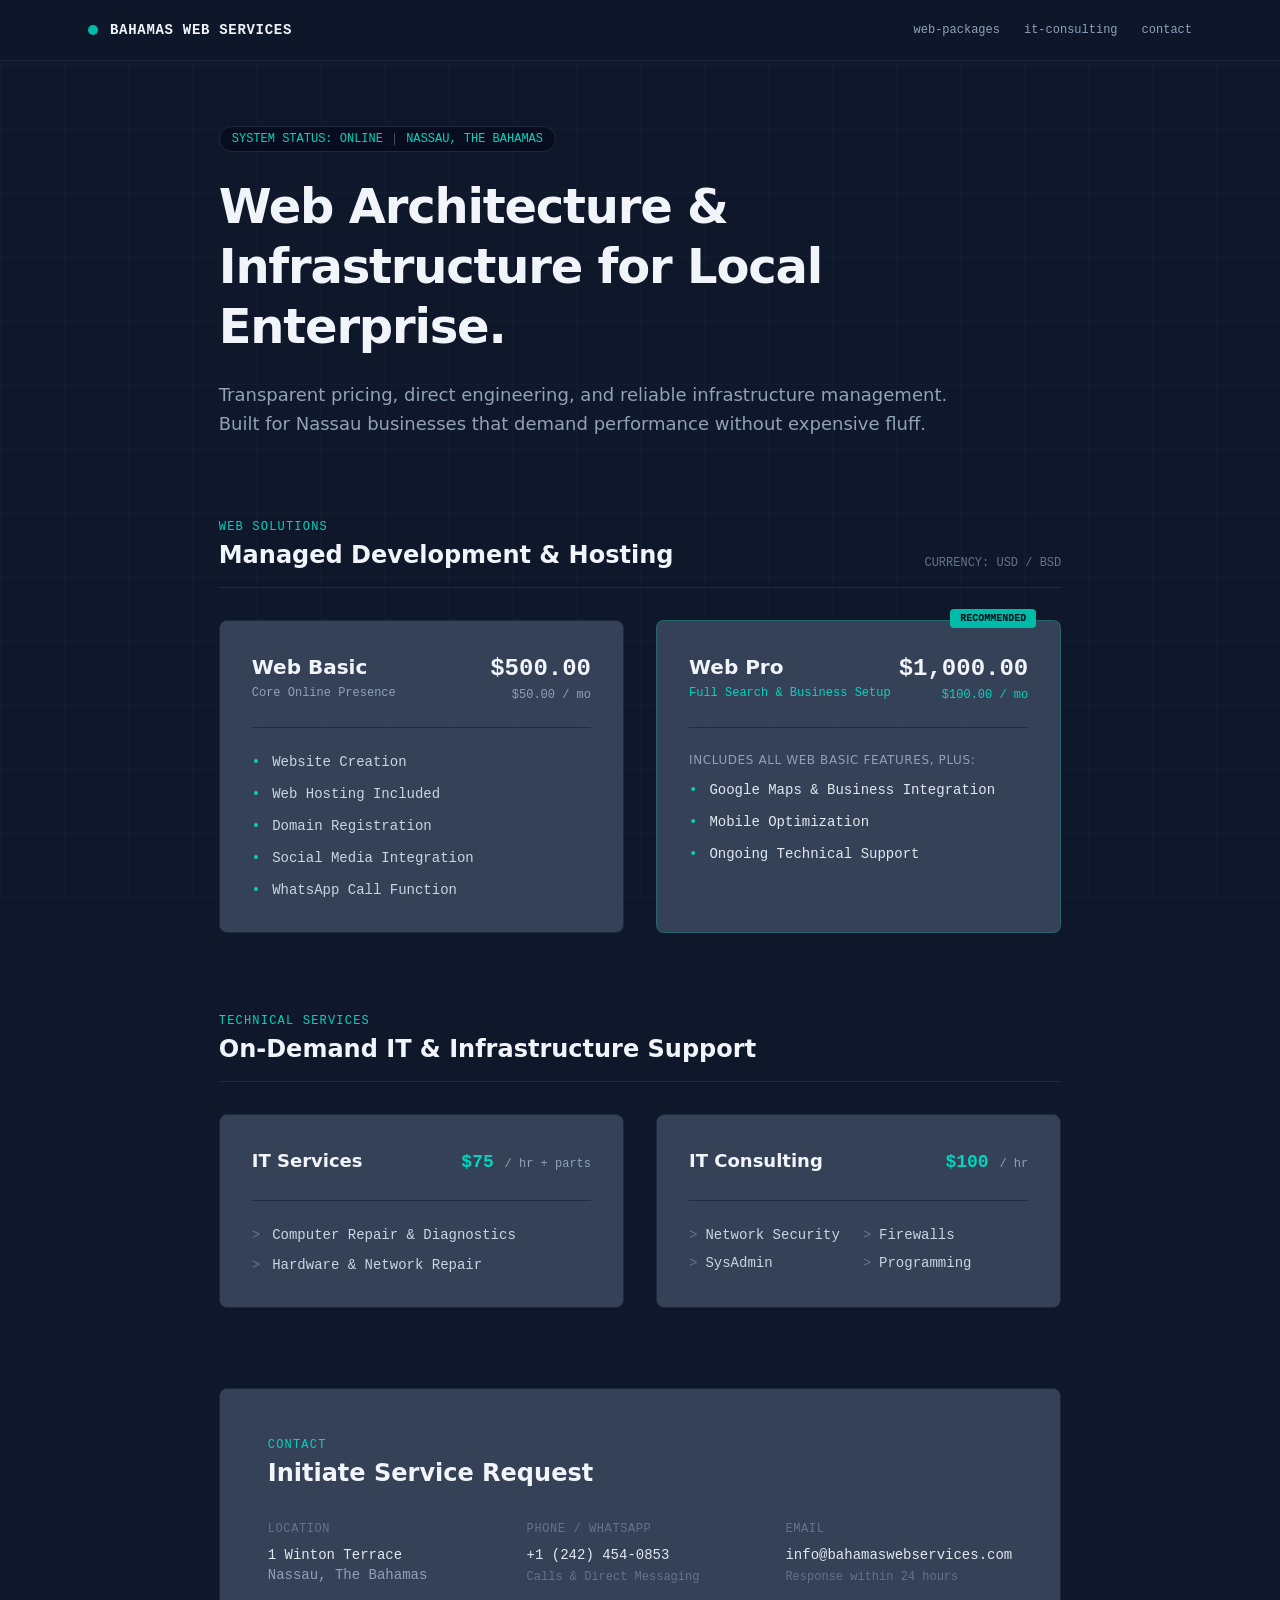
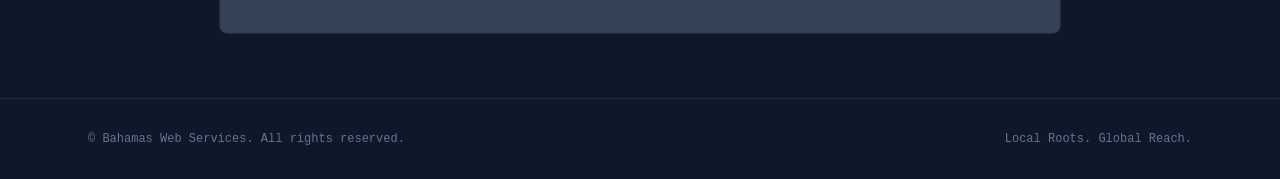
<file: index.html>
<!DOCTYPE html> 
<html lang="en"> 
    <head> 
        <meta charset="UTF-8"> 
        <meta name="viewport" content="width=device-width, initial-scale=1.0"> 
        <title>Bahamas Web Services | Web Architecture & IT Solutions</title>         
        <!-- Tailwind CSS CDN -->         
        <!-- Google Fonts: Inter & JetBrains Mono -->         
        <link rel="preconnect" href="https://fonts.googleapis.com"> 
        <link rel="preconnect" href="https://fonts.gstatic.com" crossorigin> 
        <link href="https://fonts.googleapis.com/css2?family=Inter:wght@300;400;500;600;700&family=JetBrains+Mono:wght@400;500;600&display=swap" rel="stylesheet"> 
        <script>
        tailwind.config = {
            theme: {
                extend: {
                    fontFamily: {
                        sans: ['Inter', 'sans-serif'],
                        mono: ['JetBrains Mono', 'monospace'],
                    }
                }
            }
        }
    </script>         
        <link href="tailwind.css" rel="stylesheet" type="text/css">
    </head>     
    <body class="antialiased bg-slate-900 flex flex-col font-sans justify-between min-h-screen selection:bg-slate-800 selection:text-teal-400 text-slate-200"> 
        <!---- Subtle Technical Background Grid -->         
        <div class="fixed inset-0 bg-[linear-gradient(to_right,#33415520_1px,transparent_1px),linear-gradient(to_bottom,#33415520_1px,transparent_1px)] bg-[size:4rem_4rem] pointer-events-none"></div>         
        <!-- Header / Navigation -->         
        <header class="relative z-10 border-b border-slate-800/80 bg-slate-900/90 backdrop-blur-md"> 
            <div class="max-w-6xl mx-auto px-6 py-5 flex flex-col sm:flex-row justify-between items-center gap-4"> 
                <div class="flex items-center space-x-3"> 
                    <span class="inline-block w-2.5 h-2.5 bg-teal-500 rounded-full animate-pulse"></span> 
                    <span class="font-mono text-sm tracking-wider uppercase font-semibold text-slate-100">Bahamas Web Services</span> 
                </div>                 
                <nav class="flex items-center space-x-6 text-xs font-mono text-slate-400"> 
                    <a href="#managed-web" class="hover:text-slate-100 transition-colors">web-packages</a> 
                    <a href="#it-services" class="hover:text-slate-100 transition-colors">it-consulting</a> 
                    <a href="#contact" class="hover:text-slate-100 transition-colors">contact</a> 
                </nav>                 
            </div>             
        </header>         
        <!-- Main Content Container -->         
        <main class="relative z-10 max-w-6xl mx-auto px-6 py-16 space-y-20 flex-grow"> 
            <!-- Hero Section -->             
            <section class="max-w-3xl space-y-6"> 
                <div class="inline-flex items-center space-x-2 px-3 py-1 rounded-full border border-slate-800 bg-slate-950/60 text-xs font-mono text-teal-400"> 
                    <span>SYSTEM STATUS: ONLINE</span> 
                    <span class="text-slate-600">&#124;</span> 
                    <span>NASSAU, THE BAHAMAS</span> 
                </div>                 
                <h1 class="text-4xl sm:text-5xl font-bold tracking-tight text-slate-100 leading-tight"> 
                Web Architecture & Infrastructure for Local Enterprise. </h1> 
                <p class="text-slate-400 text-lg leading-relaxed font-light">Transparent pricing, direct engineering, and reliable infrastructure management. Built for Nassau businesses that demand performance without expensive fluff.</p> 
            </section>             
            <!-- Web Development & Hosting Packages -->             
            <section id="managed-web" class="space-y-8"> 
                <div class="border-b border-slate-800 pb-4 flex justify-between items-end"> 
                    <div> 
                        <h2 class="text-xs font-mono text-teal-400 uppercase tracking-widest">Web Solutions</h2> 
                        <p class="text-2xl font-semibold text-slate-100 mt-1">Managed Development & Hosting</p> 
                    </div>                     
                    <span class="font-mono text-xs text-slate-500 hidden sm:block">CURRENCY: USD / BSD</span> 
                </div>                 
                <div class="grid md:grid-cols-2 gap-8"> 
                    <!-- Web Basic -->                     
                    <div class="bg-slate-600/70 border border-slate-800 flex flex-col justify-between p-8 rounded-lg transition-colors hover:border-slate-700"> 
                        <div class="space-y-6"> 
                            <div class="flex justify-between items-start"> 
                                <div> 
                                    <h3 class="text-xl font-bold text-slate-100">Web Basic</h3> 
                                    <p class="text-xs font-mono text-slate-400 mt-1">Core Online Presence</p> 
                                </div>                                 
                                <div class="text-right"> 
                                    <div class="font-mono text-2xl font-bold text-slate-100">$500.00</div>                                     
                                    <div class="font-mono text-xs text-slate-400 mt-0.5">$50.00 / mo</div>                                     
                                </div>                                 
                            </div>                             
                            <div class="h-px bg-slate-800/80 w-full"></div>                             
                            <ul class="space-y-3 text-sm text-slate-300 font-mono"> 
                                <li class="flex items-center space-x-3"> 
                                    <span class="text-teal-400">&bull;</span> 
                                    <span>Website Creation</span> 
                                </li>                                 
                                <li class="flex items-center space-x-3"> 
                                    <span class="text-teal-400">&bull;</span> 
                                    <span>Web Hosting Included</span> 
                                </li>                                 
                                <li class="flex items-center space-x-3"> 
                                    <span class="text-teal-400">&bull;</span> 
                                    <span>Domain Registration</span> 
                                </li>                                 
                                <li class="flex items-center space-x-3"> 
                                    <span class="text-teal-400">&bull;</span> 
                                    <span>Social Media Integration</span> 
                                </li>                                 
                                <li class="flex items-center space-x-3"> 
                                    <span class="text-teal-400">&bull;</span> 
                                    <span>WhatsApp Call Function</span> 
                                </li>                                 
                            </ul>                             
                        </div>                         
                    </div>                     
                    <!-- Web Pro -->                     
                    <div class="bg-slate-600/70 border border-teal-500/30 flex flex-col justify-between p-8 relative rounded-lg transition-colors hover:border-teal-500/50"> 
                        <div class="absolute -top-3 right-6 bg-teal-500 text-slate-950 text-[10px] font-mono font-bold uppercase px-2.5 py-0.5 rounded"> 
                            Recommended
</div>                         
                        <div class="space-y-6"> 
                            <div class="flex justify-between items-start"> 
                                <div> 
                                    <h3 class="text-xl font-bold text-slate-100">Web Pro</h3> 
                                    <p class="text-xs font-mono text-teal-400 mt-1">Full Search & Business Setup</p> 
                                </div>                                 
                                <div class="text-right"> 
                                    <div class="font-mono text-2xl font-bold text-slate-100">$1,000.00</div>                                     
                                    <div class="font-mono text-xs text-teal-400 mt-0.5">$100.00 / mo</div>                                     
                                </div>                                 
                            </div>                             
                            <div class="h-px bg-slate-800/80 w-full"></div>                             
                            <ul class="space-y-3 text-sm text-slate-200 font-mono"> 
                                <li class="flex items-center space-x-3 text-slate-400 font-sans text-xs uppercase tracking-wider"> 
                                    <span>Includes All Web Basic Features, plus:</span> 
                                </li>                                 
                                <li class="flex items-center space-x-3"> 
                                    <span class="text-teal-400">&bull;</span> 
                                    <span>Google Maps & Business Integration</span> 
                                </li>                                 
                                <li class="flex items-center space-x-3"> 
                                    <span class="text-teal-400">&bull;</span> 
                                    <span>Mobile Optimization</span> 
                                </li>                                 
                                <li class="flex items-center space-x-3"> 
                                    <span class="text-teal-400">&bull;</span> 
                                    <span>Ongoing Technical Support</span> 
                                </li>                                 
                            </ul>                             
                        </div>                         
                    </div>                     
                </div>                 
            </section>             
            <!-- On-Demand IT & Engineering Services -->             
            <section id="it-services" class="space-y-8"> 
                <div class="border-b border-slate-800 pb-4"> 
                    <h2 class="text-xs font-mono text-teal-400 uppercase tracking-widest">Technical Services</h2> 
                    <p class="text-2xl font-semibold text-slate-100 mt-1">On-Demand IT & Infrastructure Support</p> 
                </div>                 
                <div class="grid md:grid-cols-2 gap-8"> 
                    <!-- IT Services Card -->                     
                    <div class="bg-slate-600/70 border border-slate-800 p-8 rounded-lg space-y-6"> 
                        <div class="flex justify-between items-baseline"> 
                            <h3 class="text-lg font-semibold text-slate-100">IT Services</h3> 
                            <span class="font-mono text-lg font-bold text-teal-400">$75 <span class="text-xs text-slate-400 font-normal">/ hr + parts</span></span> 
                        </div>                         
                        <div class="h-px bg-slate-800/80 w-full"></div>                         
                        <ul class="space-y-2.5 text-sm text-slate-300 font-mono"> 
                            <li class="flex items-center space-x-3"> 
                                <span class="text-slate-500">></span> 
                                <span>Computer Repair & Diagnostics</span> 
                            </li>                             
                            <li class="flex items-center space-x-3"> 
                                <span class="text-slate-500">></span> 
                                <span>Hardware & Network Repair</span> 
                            </li>                             
                        </ul>                         
                    </div>                     
                    <!-- IT Consulting Card -->                     
                    <div class="bg-slate-600/70 border border-slate-800 p-8 rounded-lg space-y-6"> 
                        <div class="flex justify-between items-baseline"> 
                            <h3 class="text-lg font-semibold text-slate-100">IT Consulting</h3> 
                            <span class="font-mono text-lg font-bold text-teal-400">$100 <span class="text-xs text-slate-400 font-normal">/ hr</span></span> 
                        </div>                         
                        <div class="h-px bg-slate-800/80 w-full"></div>                         
                        <ul class="grid grid-cols-2 gap-2 text-sm text-slate-300 font-mono"> 
                            <li class="flex items-center space-x-2"> 
                                <span class="text-slate-500">></span> 
                                <span>Network Security</span> 
                            </li>                             
                            <li class="flex items-center space-x-2"> 
                                <span class="text-slate-500">></span> 
                                <span>Firewalls</span> 
                            </li>                             
                            <li class="flex items-center space-x-2"> 
                                <span class="text-slate-500">></span> 
                                <span>SysAdmin</span> 
                            </li>                             
                            <li class="flex items-center space-x-2"> 
                                <span class="text-slate-500">></span> 
                                <span>Programming</span> 
                            </li>                             
                        </ul>                         
                    </div>                     
                </div>                 
            </section>             
            <!-- Contact / Direct Inquiry -->             
            <section id="contact" class="bg-slate-600/70 border border-slate-800 p-8 rounded-lg space-y-8 sm:p-12"> 
                <div> 
                    <h2 class="text-xs font-mono text-teal-400 uppercase tracking-widest">Contact</h2> 
                    <p class="text-2xl font-semibold text-slate-100 mt-1">Initiate Service Request</p> 
                </div>                 
                <div class="grid md:grid-cols-3 gap-8 font-mono text-sm"> 
                    <div> 
                        <div class="text-xs text-slate-500 uppercase tracking-wider mb-2">Location</div>                         
                        <div class="text-slate-200">1 Winton Terrace</div>                         
                        <div class="text-slate-400">Nassau, The Bahamas</div>                         
                    </div>                     
                    <div> 
                        <div class="text-xs text-slate-500 uppercase tracking-wider mb-2">Phone / WhatsApp</div>                         
                        <div>
                            <a href="tel:+12424540853" class="text-slate-200 hover:text-teal-400 transition-colors">+1 (242) 454-0853</a>
                        </div>                         
                        <div class="text-slate-500 text-xs mt-1">Calls & Direct Messaging</div>                         
                    </div>                     
                    <div> 
                        <div class="text-xs text-slate-500 uppercase tracking-wider mb-2">Email</div>                         
                        <div>
                            <a href="mailto:info@bahamaswebservices.com" class="text-slate-200 hover:text-teal-400 transition-colors">info@bahamaswebservices.com</a>
                        </div>                         
                        <div class="text-slate-500 text-xs mt-1">Response within 24 hours</div>                         
                    </div>                     
                </div>                 
            </section>             
        </main>         
        <!-- Footer -->         
        <footer class="relative z-10 border-t border-slate-800 bg-slate-900 py-8"> 
            <div class="max-w-6xl mx-auto px-6 flex flex-col sm:flex-row justify-between items-center gap-4 text-xs font-mono text-slate-500"> 
                <div>&copy; Bahamas Web Services. All rights reserved.</div>                 
                <div>Local Roots. Global Reach.</div>                 
            </div>             
        </footer>         
    </body>     
</html>
</file>
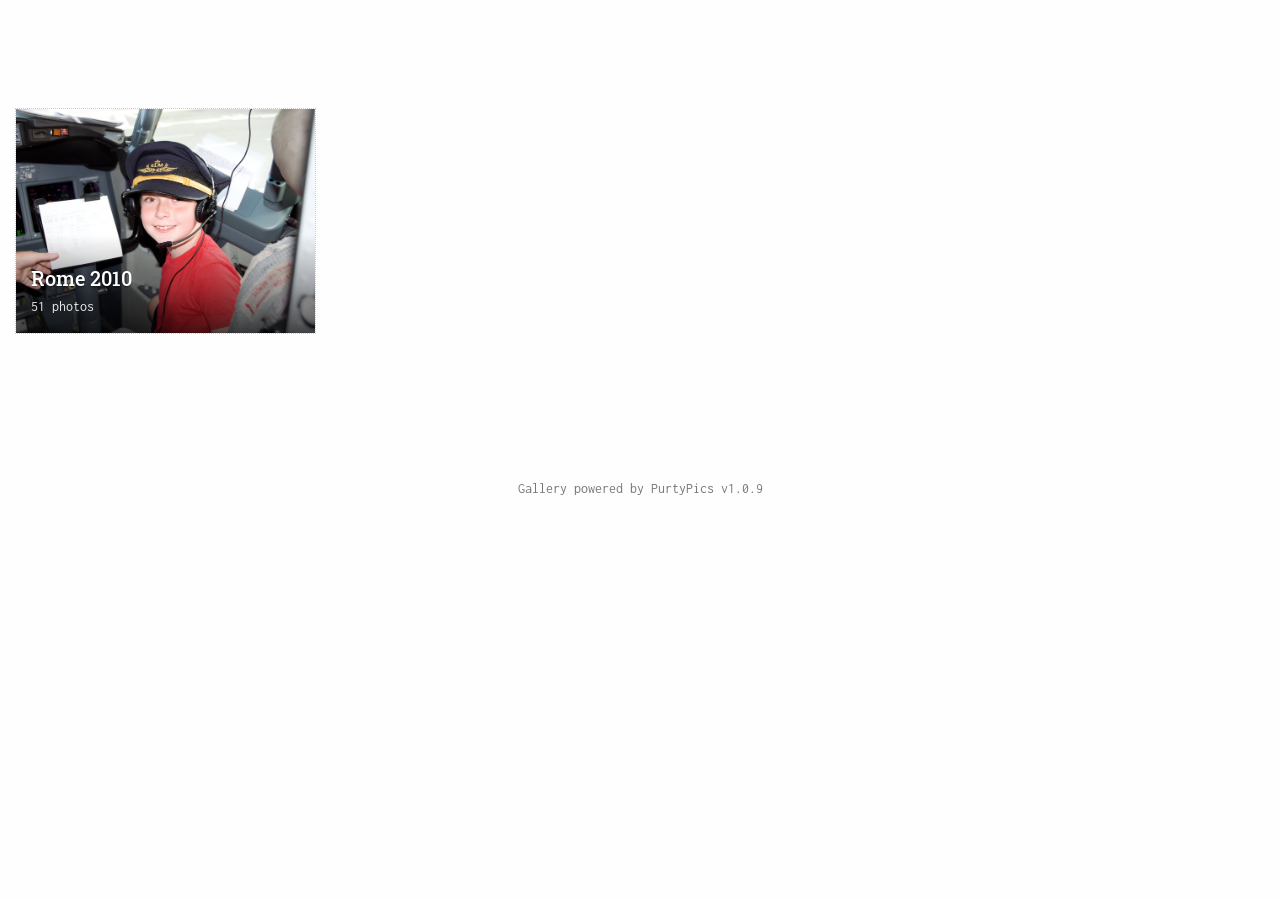
<file: gallery/index.html>
<!DOCTYPE html>
<html lang="en">
<head>
    <meta charset="UTF-8">
    <meta name="viewport" content="width=device-width, initial-scale=1.0">
    <title></title>
    <meta name="description" content="">
    <link rel="stylesheet" href="./css/gallery.css">
    <link rel="stylesheet" href="./css/custom.css">
</head>
<body>
    <div class="gallery-container">
        <header class="gallery-header">
    <h1 class="gallery-title"></h1>
    
</header>

<div class="masonry-grid" id="albums-grid">
    <div class="grid-sizer"></div>
    
    <div class="grid-item album-card" data-album-id="Rome 2010">
        <a href="Rome%202010/" class="album-link">
            <div class="album-cover">
                
                
                
                
                
                
                <img src="./static/thumbs/Rome%202010/Rome1_medium.jpg"
                     alt="Rome1"
                     loading="lazy"
                     onerror="this.style.display='none'; this.parentElement.classList.add('no-image');">
                
                
                
                <div class="album-info-overlay">
                    <h2 class="album-title">Rome 2010</h2>
                    <div class="album-count">51 photos</div>
                </div>
            </div>
        </a>
    </div>
    
</div>
    </div>
    
    <footer class="gallery-footer">
        <p>Gallery powered by <a href="https://github.com/chrissnell/purtypics" target="_blank">PurtyPics v1.0.9</a></p>
    </footer>
    
    
    
    <script src="./js/masonry.pkgd.min.js"></script>
    <script src="./js/imagesloaded.pkgd.min.js"></script>
    <script src="./js/gallery.js"></script>
</body>
</html>
</file>
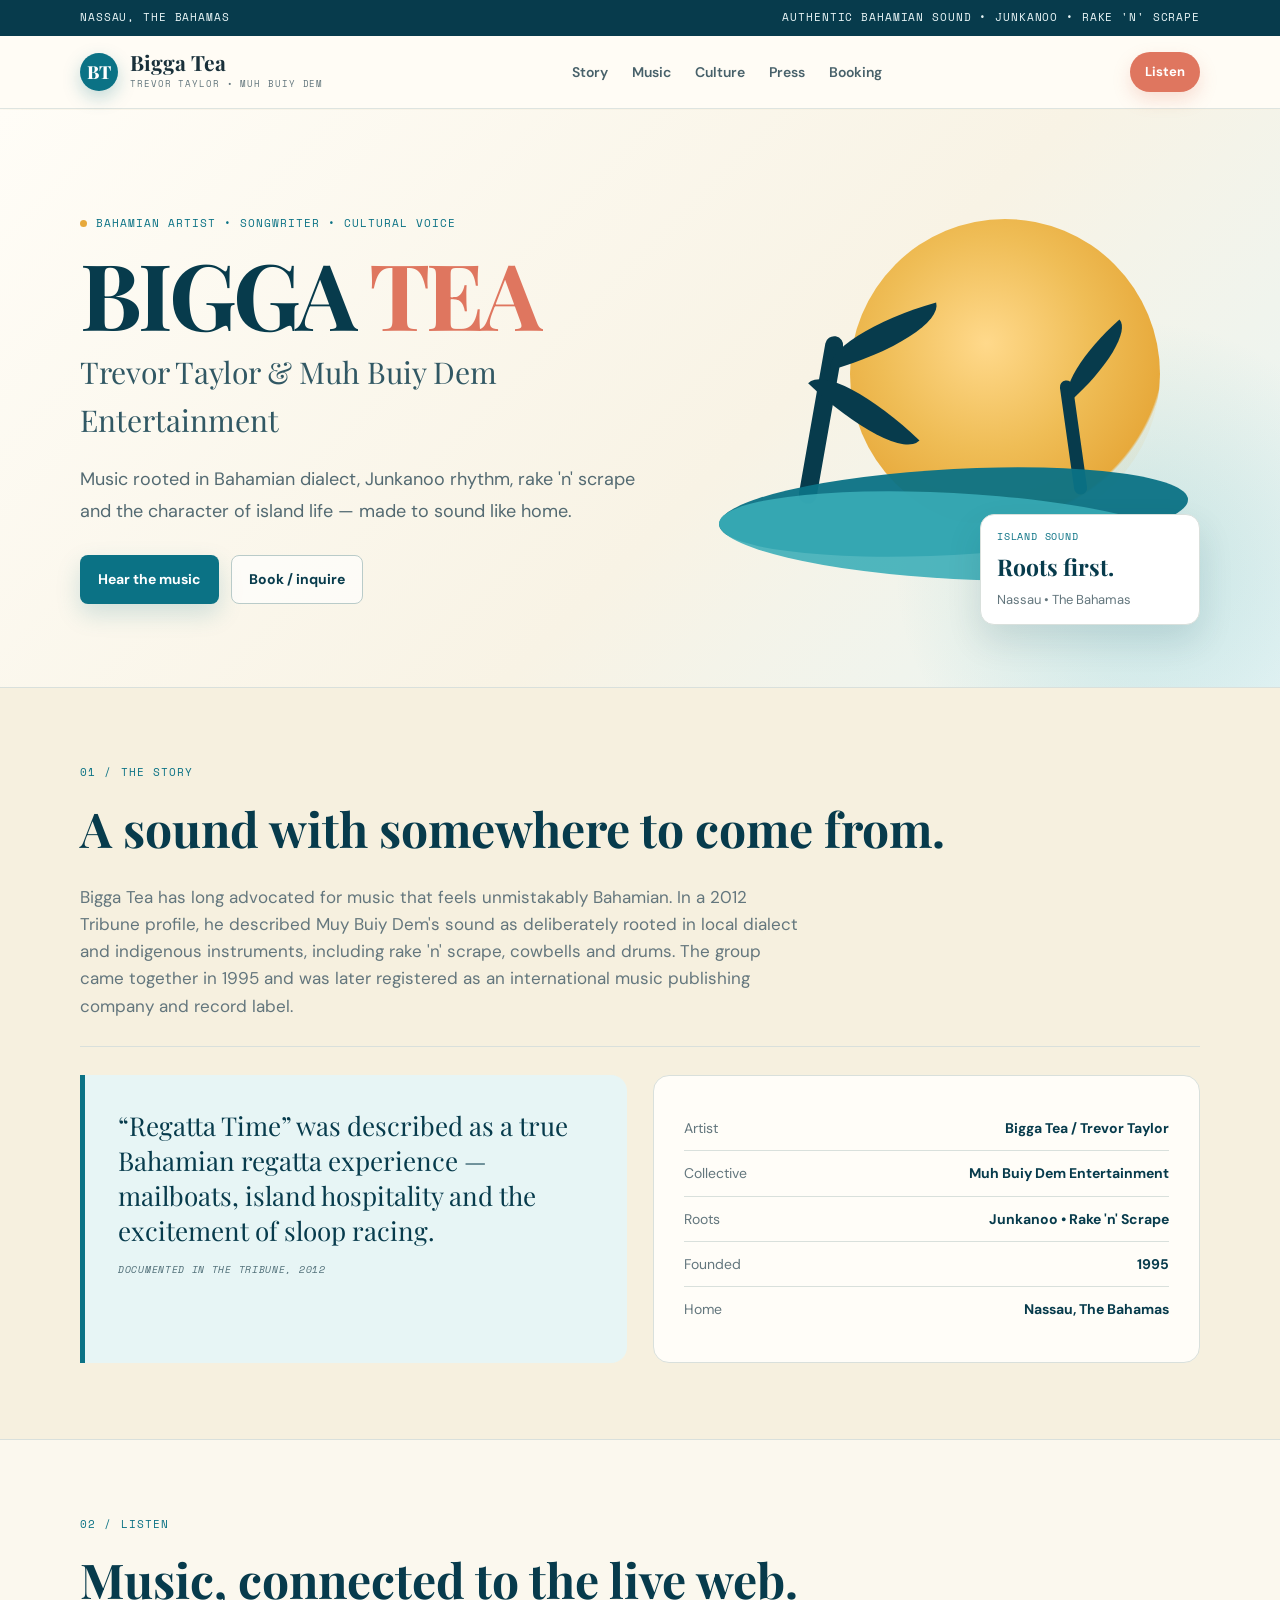
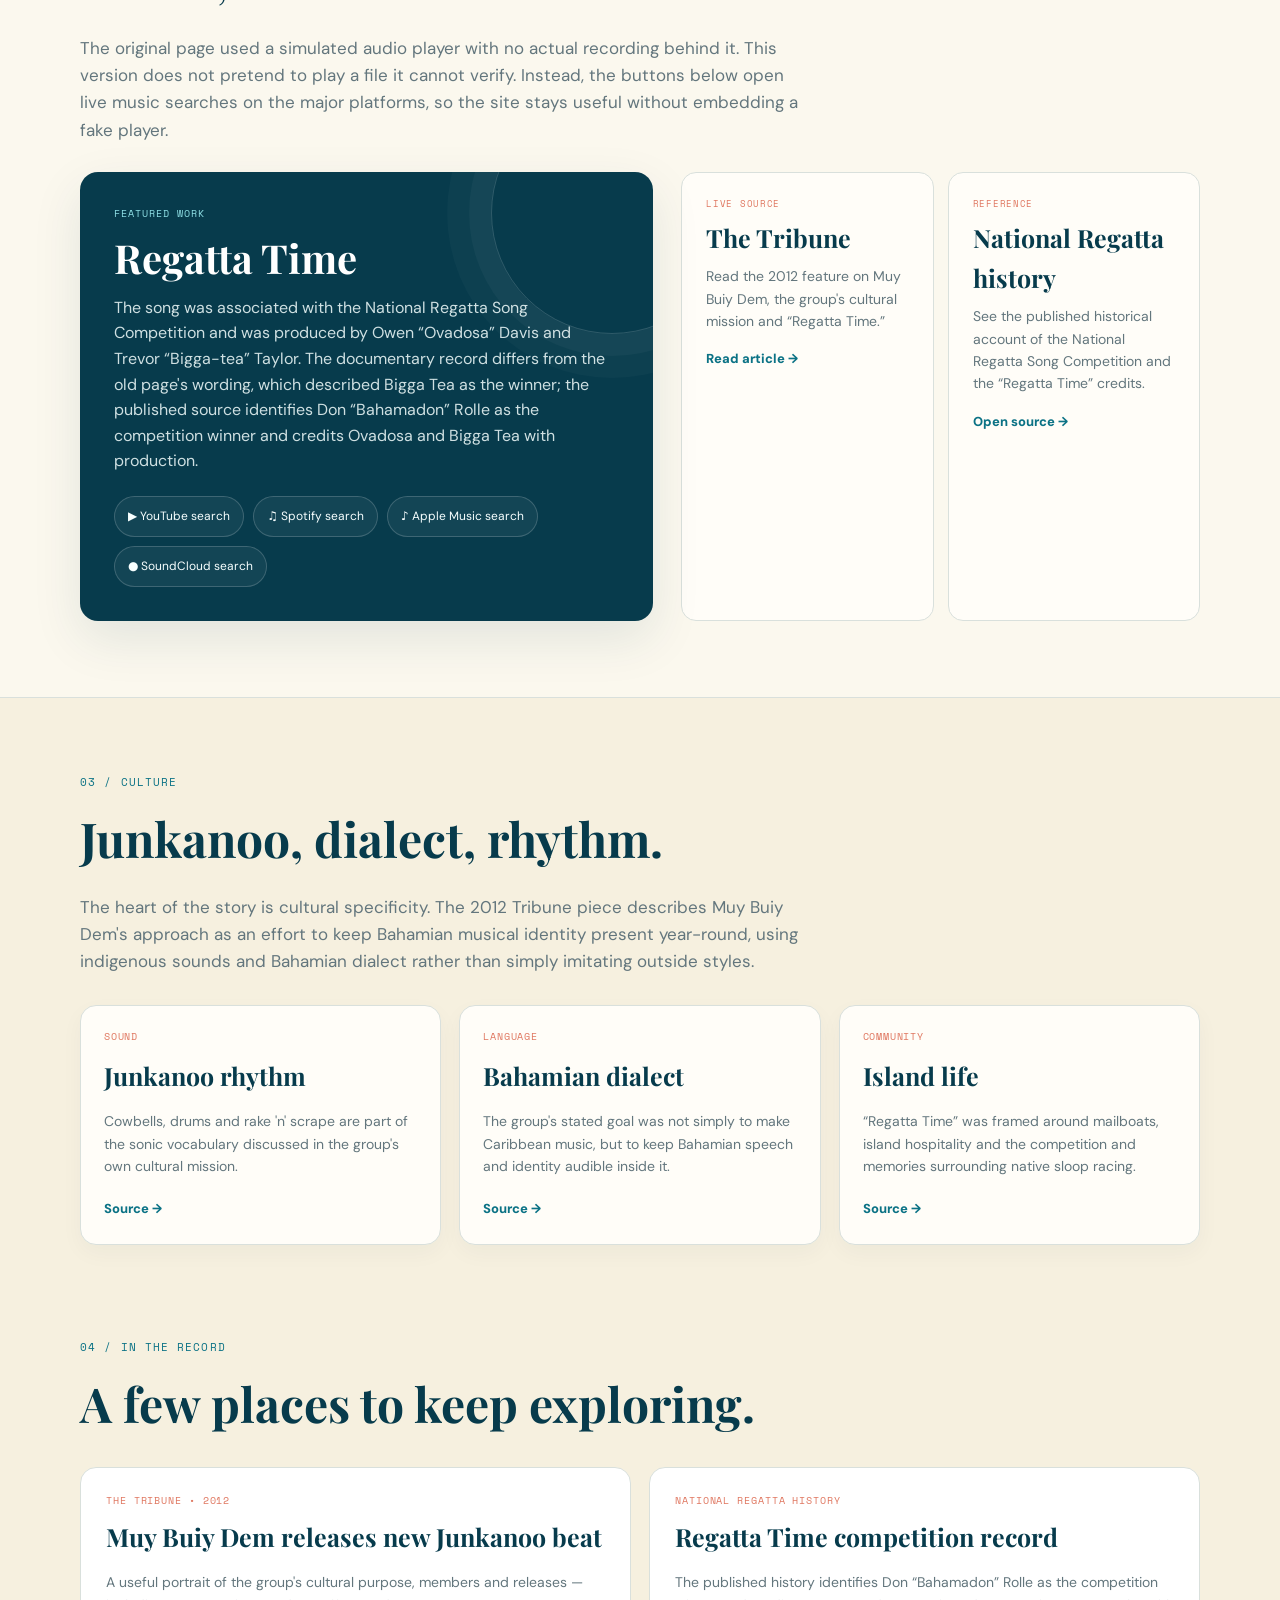
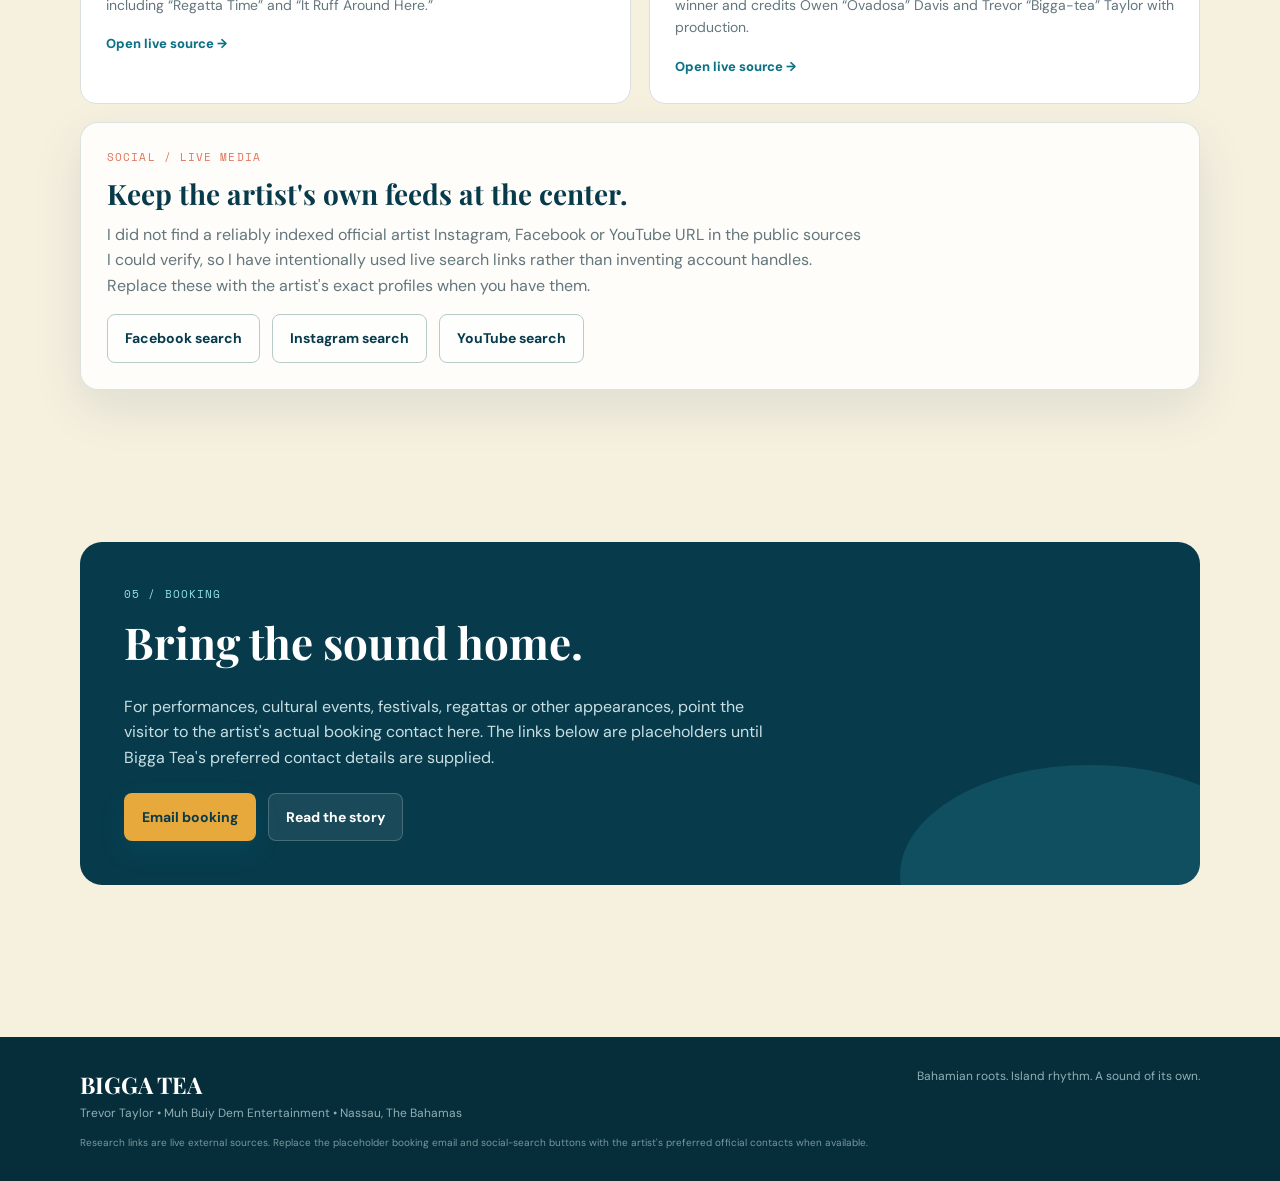
<file: bt.html>
<!DOCTYPE html>
<html lang="en">
<head>
<meta charset="utf-8">
<meta name="viewport" content="width=device-width, initial-scale=1">
<meta name="description" content="Bigga Tea — Bahamian music, Junkanoo, rake 'n' scrape and Muh Buiy Dem Entertainment.">
<title>Bigga Tea | Bahamian Roots. Nassau Sound.</title>
<link rel="preconnect" href="https://fonts.googleapis.com">
<link rel="preconnect" href="https://fonts.gstatic.com" crossorigin>
<link href="https://fonts.googleapis.com/css2?family=DM+Sans:wght@400;500;600;700&family=Playfair+Display:wght@600;700;800&family=Space+Mono:wght@400;700&display=swap" rel="stylesheet">
<style>
:root{
  --sea:#0b7285;
  --deep:#073b4c;
  --lagoon:#159aab;
  --sand:#f6f0df;
  --paper:#fffdf7;
  --coral:#df765f;
  --mango:#e7a93b;
  --ink:#19303a;
  --muted:#63767d;
  --line:#d9e0dc;
  --shadow:0 18px 50px rgba(7,59,76,.10);
}
*{box-sizing:border-box}
html{scroll-behavior:smooth}
body{margin:0;background:var(--sand);color:var(--ink);font-family:"DM Sans",system-ui,sans-serif;line-height:1.6}
a{color:inherit;text-decoration:none}
.container{width:min(1120px,calc(100% - 40px));margin:auto}
.topbar{background:var(--deep);color:#eaf6f7;font-family:"Space Mono",monospace;font-size:11px;letter-spacing:.08em;text-transform:uppercase}
.topbar .container{display:flex;justify-content:space-between;gap:16px;padding:9px 0}
nav{position:sticky;top:0;z-index:20;background:rgba(255,253,247,.92);backdrop-filter:blur(12px);border-bottom:1px solid rgba(217,224,220,.85)}
.navin{display:flex;align-items:center;justify-content:space-between;padding:16px 0}
.brand{display:flex;align-items:center;gap:12px}
.brandmark{width:38px;height:38px;border-radius:50%;background:var(--sea);color:white;display:grid;place-items:center;font-family:"Playfair Display",serif;font-weight:800;font-size:18px;box-shadow:0 7px 18px rgba(11,114,133,.25)}
.brandtext strong{display:block;font-family:"Playfair Display",serif;font-size:21px;line-height:1}
.brandtext span{display:block;font-family:"Space Mono",monospace;font-size:9px;color:var(--muted);letter-spacing:.1em;text-transform:uppercase;margin-top:4px}
.navlinks{display:flex;gap:24px;color:#48616a;font-size:14px;font-weight:600}
.navlinks a:hover{color:var(--sea)}
.navcta{background:var(--coral);color:white;padding:10px 15px;border-radius:999px;font-weight:700;font-size:13px;box-shadow:0 8px 18px rgba(223,118,95,.22)}
.hero{position:relative;overflow:hidden;background:linear-gradient(135deg,#fffdf7 0%,#f8f3e5 58%,#e8f5f5 100%);border-bottom:1px solid var(--line)}
.hero::after{content:"";position:absolute;right:-120px;bottom:-140px;width:520px;height:520px;border-radius:50%;background:radial-gradient(circle,rgba(21,154,171,.18),transparent 67%);pointer-events:none}
.hero-grid{display:grid;grid-template-columns:1.05fr .95fr;gap:56px;align-items:center;padding:72px 0 56px;position:relative;z-index:1}
.kicker{display:inline-flex;align-items:center;gap:9px;color:var(--sea);font-family:"Space Mono",monospace;font-size:11px;text-transform:uppercase;letter-spacing:.09em}
.dot{width:7px;height:7px;background:var(--mango);border-radius:50%}
h1{font-family:"Playfair Display",serif;font-size:clamp(54px,8vw,92px);line-height:.94;margin:15px 0 12px;color:var(--deep);letter-spacing:-.04em}
.hero h1 em{color:var(--coral);font-style:normal}
.subtitle{font-size:clamp(20px,2.5vw,30px);color:#315864;font-family:"Playfair Display",serif;margin:0 0 20px}
.lead{font-size:18px;line-height:1.75;color:#536a72;max-width:620px}
.actions{display:flex;flex-wrap:wrap;gap:12px;margin-top:28px}
.btn{display:inline-flex;align-items:center;justify-content:center;padding:12px 17px;border-radius:8px;font-weight:700;font-size:14px;border:1px solid transparent}
.btn-primary{background:var(--sea);color:white;box-shadow:0 10px 24px rgba(11,114,133,.18)}
.btn-secondary{border-color:#b9cbc9;background:rgba(255,255,255,.65);color:var(--deep)}
.btn:hover{transform:translateY(-1px)}
.hero-art{position:relative;min-height:450px;display:grid;place-items:center}
.sun{position:absolute;width:310px;height:310px;border-radius:50%;background:radial-gradient(circle at 44% 40%,#ffd98b 0%,#efbd56 42%,#e7a93b 70%,rgba(231,169,59,.08) 71%);top:38px;right:40px}
.island{position:absolute;bottom:46px;left:24px;right:12px;height:170px}
.wave{position:absolute;left:0;right:0;height:86px;border-radius:50%;background:var(--sea);transform:skewY(-3deg)}
.wave.w1{bottom:30px;opacity:.95}
.wave.w2{bottom:6px;background:#39aeb8;opacity:.88;transform:skewY(3deg)}
.palm{position:absolute;left:20%;bottom:80px;width:18px;height:170px;background:var(--deep);border-radius:12px;transform:rotate(10deg)}
.palm:before,.palm:after{content:"";position:absolute;width:120px;height:36px;background:var(--deep);border-radius:120% 0 120% 0;transform-origin:0 50%}
.palm:before{top:0;left:2px;transform:rotate(-26deg)}
.palm:after{top:18px;left:0;transform:rotate(34deg)}
.palm2{position:absolute;right:23%;bottom:90px;width:13px;height:115px;background:var(--deep);border-radius:10px;transform:rotate(-8deg)}
.palm2:before{content:"";position:absolute;top:-4px;left:0;width:92px;height:28px;background:var(--deep);border-radius:120% 0 120% 0;transform-origin:0 50%;transform:rotate(-34deg)}
.card{background:rgba(255,255,255,.82);border:1px solid rgba(217,224,220,.9);border-radius:18px;box-shadow:var(--shadow)}
.island-note{position:absolute;bottom:6px;right:0;background:white;border:1px solid var(--line);border-radius:14px;padding:14px 16px;width:220px;box-shadow:0 16px 35px rgba(7,59,76,.12)}
.island-note .mono{font-family:"Space Mono",monospace;font-size:10px;letter-spacing:.08em;text-transform:uppercase;color:var(--sea)}
.island-note strong{display:block;font-family:"Playfair Display",serif;font-size:23px;color:var(--deep);margin-top:4px}
section{padding:76px 0}
.section-kicker{font-family:"Space Mono",monospace;color:var(--sea);font-size:11px;text-transform:uppercase;letter-spacing:.10em}
.section-title{font-family:"Playfair Display",serif;font-size:clamp(32px,4vw,48px);color:var(--deep);margin:8px 0 14px}
.section-copy{color:var(--muted);max-width:720px;font-size:17px}
.rule{height:1px;background:var(--line);margin:26px 0 0}
.feature{display:grid;grid-template-columns:1.05fr .95fr;gap:28px;align-items:stretch}
.feature-main{padding:34px;background:var(--deep);color:white;border-radius:18px;position:relative;overflow:hidden;box-shadow:var(--shadow)}
.feature-main:after{content:"";position:absolute;width:240px;height:240px;right:-80px;top:-80px;border-radius:50%;border:1px solid rgba(255,255,255,.16);box-shadow:0 0 0 22px rgba(255,255,255,.03),0 0 0 44px rgba(255,255,255,.025)}
.feature-tag{font-family:"Space Mono",monospace;font-size:10px;letter-spacing:.1em;text-transform:uppercase;color:#8fe0e6}
.feature-main h3{font-family:"Playfair Display",serif;font-size:40px;line-height:1.05;margin:15px 0 10px;max-width:490px}
.feature-main p{color:#cfe0e2;max-width:590px;font-size:16px}
.platforms{display:flex;flex-wrap:wrap;gap:9px;margin-top:22px}
.platform{padding:10px 13px;border:1px solid rgba(255,255,255,.18);border-radius:999px;font-size:12px;color:#f7ffff;background:rgba(255,255,255,.05)}
.platform:hover{background:rgba(255,255,255,.12)}
.live-links{display:grid;grid-template-columns:1fr 1fr;gap:14px}
.live-card{padding:24px;background:#fffdf8;border:1px solid var(--line);border-radius:15px}
.live-card .ey{font-family:"Space Mono",monospace;font-size:9px;color:var(--coral);letter-spacing:.08em;text-transform:uppercase}
.live-card h4{font-family:"Playfair Display",serif;font-size:25px;margin:7px 0;color:var(--deep)}
.live-card p{color:var(--muted);font-size:14px;margin:0 0 13px}
.textlink{color:var(--sea);font-weight:800;font-size:13px}
.two{display:grid;grid-template-columns:1fr 1fr;gap:26px}
.pullquote{padding:33px;background:#e7f5f5;border-left:5px solid var(--sea);border-radius:0 16px 16px 0}
.pullquote blockquote{font-family:"Playfair Display",serif;font-size:26px;line-height:1.35;color:var(--deep);margin:0}
.pullquote cite{display:block;margin-top:14px;font-family:"Space Mono",monospace;font-size:10px;color:#53717a;text-transform:uppercase;letter-spacing:.07em}
.facts{padding:30px;background:#fffdf8;border:1px solid var(--line);border-radius:16px}
.fact{display:flex;justify-content:space-between;gap:20px;padding:11px 0;border-bottom:1px solid var(--line);font-size:14px}.fact:last-child{border-bottom:0}.fact span:first-child{color:var(--muted)}.fact span:last-child{font-weight:700;color:var(--deep);text-align:right}
.releases{display:grid;grid-template-columns:repeat(3,1fr);gap:18px}
.release{padding:23px;background:#fffdf8;border:1px solid var(--line);border-radius:16px;box-shadow:0 8px 22px rgba(7,59,76,.04)}
.release .num{font-family:"Space Mono",monospace;color:var(--coral);font-size:10px;text-transform:uppercase;letter-spacing:.08em}
.release h4{font-family:"Playfair Display",serif;color:var(--deep);font-size:25px;margin:11px 0 8px}
.release p{font-size:14px;color:var(--muted);min-height:62px}
.release a{display:inline-flex;margin-top:8px}
.press-grid{display:grid;grid-template-columns:repeat(2,1fr);gap:18px}
.press{padding:25px;background:white;border:1px solid var(--line);border-radius:16px}
.press .source{font-family:"Space Mono",monospace;color:var(--coral);font-size:10px;text-transform:uppercase;letter-spacing:.09em}
.press h4{font-family:"Playfair Display",serif;color:var(--deep);font-size:25px;margin:8px 0}
.press p{font-size:14px;color:var(--muted)}
.booking{background:var(--deep);color:white;border-radius:22px;padding:44px;position:relative;overflow:hidden}.booking:after{content:"";position:absolute;inset:auto -80px -100px auto;width:380px;height:220px;border-radius:50%;background:rgba(57,174,184,.18)}
.booking h2{font-family:"Playfair Display",serif;font-size:44px;margin:4px 0 8px}.booking p{color:#c9dfe2;max-width:650px}.book-actions{display:flex;flex-wrap:wrap;gap:12px;margin-top:22px}.book-actions .btn-primary{background:var(--mango);color:var(--deep)}
footer{background:#062d3a;color:#c0d5d8;padding:30px 0;margin-top:76px}.footerin{display:flex;justify-content:space-between;gap:20px;align-items:flex-start}.footerin strong{font-family:"Playfair Display",serif;color:white;font-size:23px}.small{font-size:12px;color:#91b0b5;max-width:580px}.source-note{margin-top:12px;font-size:10px;color:#78999f}
@media(max-width:850px){.hero-grid,.feature,.two{grid-template-columns:1fr}.hero-art{min-height:370px}.navlinks{display:none}.releases{grid-template-columns:1fr}.press-grid{grid-template-columns:1fr}.footerin{flex-direction:column}.live-links{grid-template-columns:1fr}}
@media(max-width:600px){.container{width:min(100% - 28px,1120px)}.topbar .container{flex-direction:column;gap:2px}.hero-grid{padding-top:48px}.hero-art{min-height:310px}.sun{width:230px;height:230px;right:20px}.booking{padding:30px 24px}.booking h2{font-size:35px}}
</style>
</head>
<body>
<div class="topbar"><div class="container"><span>Nassau, The Bahamas</span><span>Authentic Bahamian Sound • Junkanoo • Rake 'n' Scrape</span></div></div>
<nav>
  <div class="container navin">
    <a class="brand" href="#top" aria-label="Bigga Tea home">
      <div class="brandmark">BT</div>
      <div class="brandtext"><strong>Bigga Tea</strong><span>Trevor Taylor • Muh Buiy Dem</span></div>
    </a>
    <div class="navlinks"><a href="#story">Story</a><a href="#music">Music</a><a href="#culture">Culture</a><a href="#press">Press</a><a href="#booking">Booking</a></div>
    <a class="navcta" href="#music">Listen</a>
  </div>
</nav>

<header class="hero" id="top">
  <div class="container hero-grid">
    <div>
      <div class="kicker"><span class="dot"></span> Bahamian artist • songwriter • cultural voice</div>
      <h1>BIGGA <em>TEA</em></h1>
      <p class="subtitle">Trevor Taylor &amp; Muh Buiy Dem Entertainment</p>
      <p class="lead">Music rooted in Bahamian dialect, Junkanoo rhythm, rake 'n' scrape and the character of island life — made to sound like home.</p>
      <div class="actions">
        <a class="btn btn-primary" href="#music">Hear the music</a>
        <a class="btn btn-secondary" href="#booking">Book / inquire</a>
      </div>
    </div>
    <div class="hero-art" aria-hidden="true">
      <div class="sun"></div>
      <div class="island"><div class="palm"></div><div class="palm2"></div><div class="wave w1"></div><div class="wave w2"></div></div>
      <div class="island-note"><div class="mono">Island sound</div><strong>Roots first.</strong><div style="font-size:13px;color:#63767d;margin-top:4px">Nassau • The Bahamas</div></div>
    </div>
  </div>
</header>

<main>
<section id="story">
  <div class="container">
    <div class="section-kicker">01 / The story</div>
    <h2 class="section-title">A sound with somewhere to come from.</h2>
    <p class="section-copy">Bigga Tea has long advocated for music that feels unmistakably Bahamian. In a 2012 Tribune profile, he described Muy Buiy Dem's sound as deliberately rooted in local dialect and indigenous instruments, including rake 'n' scrape, cowbells and drums. The group came together in 1995 and was later registered as an international music publishing company and record label.</p>
    <div class="rule"></div>
    <div class="two" style="margin-top:28px">
      <div class="pullquote"><blockquote>“Regatta Time” was described as a true Bahamian regatta experience — mailboats, island hospitality and the excitement of sloop racing.</blockquote><cite>Documented in The Tribune, 2012</cite></div>
      <div class="facts">
        <div class="fact"><span>Artist</span><span>Bigga Tea / Trevor Taylor</span></div>
        <div class="fact"><span>Collective</span><span>Muh Buiy Dem Entertainment</span></div>
        <div class="fact"><span>Roots</span><span>Junkanoo • Rake 'n' Scrape</span></div>
        <div class="fact"><span>Founded</span><span>1995</span></div>
        <div class="fact"><span>Home</span><span>Nassau, The Bahamas</span></div>
      </div>
    </div>
  </div>
</section>

<section id="music" style="background:#fbf8ee;border-top:1px solid var(--line);border-bottom:1px solid var(--line)">
  <div class="container">
    <div class="section-kicker">02 / Listen</div>
    <h2 class="section-title">Music, connected to the live web.</h2>
    <p class="section-copy">The original page used a simulated audio player with no actual recording behind it. This version does not pretend to play a file it cannot verify. Instead, the buttons below open live music searches on the major platforms, so the site stays useful without embedding a fake player.</p>
    <div class="feature" style="margin-top:28px">
      <div class="feature-main">
        <div class="feature-tag">Featured work</div>
        <h3>Regatta Time</h3>
        <p>The song was associated with the National Regatta Song Competition and was produced by Owen “Ovadosa” Davis and Trevor “Bigga-tea” Taylor. The documentary record differs from the old page's wording, which described Bigga Tea as the winner; the published source identifies Don “Bahamadon” Rolle as the competition winner and credits Ovadosa and Bigga Tea with production.</p>
        <div class="platforms">
          <a class="platform" target="_blank" rel="noopener" href="https://www.youtube.com/results?search_query=Bigga+Tea+Regatta+Time">▶ YouTube search</a>
          <a class="platform" target="_blank" rel="noopener" href="https://open.spotify.com/search/Bigga%20Tea%20Regatta%20Time">♫ Spotify search</a>
          <a class="platform" target="_blank" rel="noopener" href="https://music.apple.com/us/search?term=Bigga%20Tea%20Regatta%20Time">♪ Apple Music search</a>
          <a class="platform" target="_blank" rel="noopener" href="https://soundcloud.com/search?q=Bigga%20Tea">● SoundCloud search</a>
        </div>
      </div>
      <div class="live-links">
        <article class="live-card"><div class="ey">Live source</div><h4>The Tribune</h4><p>Read the 2012 feature on Muy Buiy Dem, the group's cultural mission and “Regatta Time.”</p><a class="textlink" target="_blank" rel="noopener" href="https://www.tribune242.com/news/2012/sep/26/muy-buiy-dem-releases-new-junkanoo-beat/">Read article →</a></article>
        <article class="live-card"><div class="ey">Reference</div><h4>National Regatta history</h4><p>See the published historical account of the National Regatta Song Competition and the “Regatta Time” credits.</p><a class="textlink" target="_blank" rel="noopener" href="https://static1.squarespace.com/static/597f5390d7bdce037b3a97ff/t/663971f1825907610c2fbfa4/1715040831662/MASTERS%2BOF%2BSEA%2BMOAMR2020%2BVER238%2B.pdf">Open source →</a></article>
      </div>
    </div>
  </div>
</section>

<section id="culture">
  <div class="container">
    <div class="section-kicker">03 / Culture</div>
    <h2 class="section-title">Junkanoo, dialect, rhythm.</h2>
    <p class="section-copy">The heart of the story is cultural specificity. The 2012 Tribune piece describes Muy Buiy Dem's approach as an effort to keep Bahamian musical identity present year-round, using indigenous sounds and Bahamian dialect rather than simply imitating outside styles.</p>
    <div class="releases" style="margin-top:30px">
      <article class="release"><div class="num">Sound</div><h4>Junkanoo rhythm</h4><p>Cowbells, drums and rake 'n' scrape are part of the sonic vocabulary discussed in the group's own cultural mission.</p><a class="textlink" target="_blank" rel="noopener" href="https://www.tribune242.com/news/2012/sep/26/muy-buiy-dem-releases-new-junkanoo-beat/">Source →</a></article>
      <article class="release"><div class="num">Language</div><h4>Bahamian dialect</h4><p>The group's stated goal was not simply to make Caribbean music, but to keep Bahamian speech and identity audible inside it.</p><a class="textlink" target="_blank" rel="noopener" href="https://www.tribune242.com/news/2012/sep/26/muy-buiy-dem-releases-new-junkanoo-beat/">Source →</a></article>
      <article class="release"><div class="num">Community</div><h4>Island life</h4><p>“Regatta Time” was framed around mailboats, island hospitality and the competition and memories surrounding native sloop racing.</p><a class="textlink" target="_blank" rel="noopener" href="https://static1.squarespace.com/static/597f5390d7bdce037b3a97ff/t/663971f1825907610c2fbfa4/1715040831662/MASTERS%2BOF%2BSEA%2BMOAMR2020%2BVER238%2B.pdf">Source →</a></article>
    </div>
  </div>
</section>

<section id="press" style="padding-top:18px">
  <div class="container">
    <div class="section-kicker">04 / In the record</div>
    <h2 class="section-title">A few places to keep exploring.</h2>
    <div class="press-grid" style="margin-top:26px">
      <article class="press"><div class="source">The Tribune • 2012</div><h4>Muy Buiy Dem releases new Junkanoo beat</h4><p>A useful portrait of the group's cultural purpose, members and releases — including “Regatta Time” and “It Ruff Around Here.”</p><a class="textlink" target="_blank" rel="noopener" href="https://www.tribune242.com/news/2012/sep/26/muy-buiy-dem-releases-new-junkanoo-beat/">Open live source →</a></article>
      <article class="press"><div class="source">National Regatta history</div><h4>Regatta Time competition record</h4><p>The published history identifies Don “Bahamadon” Rolle as the competition winner and credits Owen “Ovadosa” Davis and Trevor “Bigga-tea” Taylor with production.</p><a class="textlink" target="_blank" rel="noopener" href="https://static1.squarespace.com/static/597f5390d7bdce037b3a97ff/t/663971f1825907610c2fbfa4/1715040831662/MASTERS%2BOF%2BSEA%2BMOAMR2020%2BVER238%2B.pdf">Open live source →</a></article>
    </div>
    <div class="card" style="padding:26px;margin-top:18px">
      <div class="section-kicker" style="color:var(--coral)">Social / live media</div>
      <h3 style="font-family:'Playfair Display',serif;color:var(--deep);font-size:28px;margin:5px 0">Keep the artist's own feeds at the center.</h3>
      <p style="color:var(--muted);max-width:760px;margin:0 0 16px">I did not find a reliably indexed official artist Instagram, Facebook or YouTube URL in the public sources I could verify, so I have intentionally used live search links rather than inventing account handles. Replace these with the artist's exact profiles when you have them.</p>
      <div class="actions" style="margin-top:0">
        <a class="btn btn-secondary" target="_blank" rel="noopener" href="https://www.facebook.com/search/top?q=Bigga%20Tea%20Bahamas">Facebook search</a>
        <a class="btn btn-secondary" target="_blank" rel="noopener" href="https://www.instagram.com/explore/search/keyword/?q=bigga%20tea">Instagram search</a>
        <a class="btn btn-secondary" target="_blank" rel="noopener" href="https://www.youtube.com/results?search_query=Bigga+Tea+Bahamas">YouTube search</a>
      </div>
    </div>
  </div>
</section>

<section id="booking">
  <div class="container">
    <div class="booking">
      <div class="section-kicker" style="color:#8fe0e6">05 / Booking</div>
      <h2>Bring the sound home.</h2>
      <p>For performances, cultural events, festivals, regattas or other appearances, point the visitor to the artist's actual booking contact here. The links below are placeholders until Bigga Tea's preferred contact details are supplied.</p>
      <div class="book-actions">
        <a class="btn btn-primary" href="mailto:booking@example.com?subject=Bigga%20Tea%20Booking%20Inquiry">Email booking</a>
        <a class="btn btn-secondary" style="background:rgba(255,255,255,.08);color:white;border-color:rgba(255,255,255,.2)" href="https://www.tribune242.com/news/2012/sep/26/muy-buiy-dem-releases-new-junkanoo-beat/" target="_blank" rel="noopener">Read the story</a>
      </div>
    </div>
  </div>
</section>
</main>
<footer>
  <div class="container footerin">
    <div><strong>BIGGA TEA</strong><div class="small">Trevor Taylor • Muh Buiy Dem Entertainment • Nassau, The Bahamas</div><div class="source-note">Research links are live external sources. Replace the placeholder booking email and social-search buttons with the artist's preferred official contacts when available.</div></div>
    <div class="small" style="text-align:right">Bahamian roots. Island rhythm. A sound of its own.</div>
  </div>
</footer>
</body>
</html>
</file>
<file: gallery/css/gallery.css>
/* Gallery Design with Roboto Slab, Inconsolata, tiny dotted borders, and soft color palette */

/* Import Google Fonts */
@import url('https://fonts.googleapis.com/css2?family=Roboto+Slab:wght@300;400;500;600&family=Inconsolata:wght@300;400;500&display=swap');

/* CSS Variables for theming */
:root {
    /* Color palette from coolors.co */
    --color-dusty-rose: #D88C9A;
    --color-peach: #F2D0A9;
    --color-cream: #F1E3D3;
    --color-sage: #99C1B9;
    --color-lavender: #8E7DBE;
    
    /* Applied colors */
    --primary-color: #E85D75; /* More saturated rose */
    --secondary-color: var(--color-lavender);
    --accent-color: var(--color-sage);
    --highlight-color: var(--color-peach);
    --background-color: #FEFEFE;
    --card-background: #FFFFFF;
    --text-color: #444444;
    --text-muted: #777777;
    --border-style: dotted;
    --border-width: 1px;
    --border-color: #CCCCCC;
    --gutter-size: 16px;
    --gutter-size-photos: 8px; /* Half size for photo grids */
    --transition-speed: 0.3s;
    --font-heading: 'Roboto Slab', serif;
    --font-body: 'Inconsolata', monospace;
}

/* Reset and Base Styles */
* {
    box-sizing: border-box;
}

body {
    margin: 0;
    font-family: var(--font-body);
    font-weight: 400;
    background-color: var(--background-color);
    color: var(--text-color);
    line-height: 1.6;
    font-size: 16px;
}

h1, h2, h3, h4, h5, h6 {
    font-family: var(--font-heading);
    font-weight: 500;
    line-height: 1.3;
}

img {
    max-width: 100%;
    height: auto;
    display: block;
}

a {
    text-decoration: none;
    color: inherit;
}

/* Gallery Container */
.gallery-container {
    max-width: 1400px;
    margin: 0 auto;
    padding: 40px 15px;
}

/* Headers */
.gallery-header,
.album-header {
    text-align: center;
    margin-bottom: 60px;
}

.gallery-title {
    font-size: 2.5rem;
    font-weight: 600;
    margin: 0 0 20px;
    color: var(--primary-color);
    text-transform: none;
    letter-spacing: -0.01em;
}

.album-title {
    font-size: 2rem;
    font-weight: 500;
    margin: 0 0 20px;
    color: var(--text-color);
}

.gallery-description,
.album-description {
    font-size: 1.1rem;
    color: var(--text-muted);
    max-width: 600px;
    margin: 0 auto 20px;
    font-family: var(--font-body);
    font-weight: 300;
}

.album-date {
    display: inline-block;
    color: var(--accent-color);
    font-size: 0.95rem;
    font-weight: 400;
    margin-top: 10px;
}

/* Breadcrumb Navigation */
.breadcrumb {
    margin-bottom: 40px;
}

.back-link {
    display: inline-flex;
    align-items: center;
    color: var(--secondary-color);
    font-weight: 500;
    font-size: 1rem;
    transition: color var(--transition-speed);
    border-bottom: 1px dotted transparent;
}

.back-link:hover {
    color: var(--primary-color);
    border-bottom-color: var(--primary-color);
}

/* Masonry Grid */
.masonry-grid {
    margin: 0 calc(var(--gutter-size) / -2);
}

/* Photo Grid - Tighter spacing */
#photos-grid {
    margin: 0 calc(var(--gutter-size-photos) / -2);
}

#photos-grid .grid-sizer,
#photos-grid .grid-item {
    margin: calc(var(--gutter-size-photos) / 2);
}

/* Grid Sizer - Used by Masonry for column width */
.grid-sizer,
.grid-item {
    width: calc(25% - var(--gutter-size));
    margin: calc(var(--gutter-size) / 2);
}

/* Responsive Grid Sizes */
@media (max-width: 1200px) {
    .grid-sizer,
    .grid-item {
        width: calc(33.333% - var(--gutter-size));
    }
}

@media (max-width: 900px) {
    .grid-sizer,
    .grid-item {
        width: calc(50% - var(--gutter-size));
    }
}

@media (max-width: 600px) {
    .grid-sizer,
    .grid-item {
        width: calc(100% - var(--gutter-size));
    }
    
    #photos-grid .grid-sizer,
    #photos-grid .grid-item {
        width: calc(100% - var(--gutter-size-photos));
    }
    
    .gallery-title {
        font-size: 2rem;
    }
    
    .gallery-container {
        padding: 30px 10px;
    }
}

/* Album Cards */
.album-card {
    background: var(--card-background);
    border: var(--border-width) var(--border-style) var(--border-color);
    position: relative;
    transition: all var(--transition-speed);
    overflow: hidden;
}

.album-card:hover {
    transform: translateY(-4px);
    border-color: var(--primary-color);
    box-shadow: 0 4px 12px rgba(0,0,0,0.08);
}

.album-link {
    display: block;
    height: 100%;
}

.album-cover {
    position: relative;
    padding-bottom: 75%; /* 4:3 aspect ratio */
    background: var(--color-cream);
    overflow: hidden;
}

.album-cover.no-image {
    background: linear-gradient(135deg, var(--color-cream), var(--color-peach));
}

.album-cover img {
    position: absolute;
    top: 0;
    left: 0;
    width: 100%;
    height: 100%;
    object-fit: cover;
    transition: transform var(--transition-speed);
}

/* Removed zoom effect on hover */

.album-info-overlay {
    position: absolute;
    bottom: 0;
    left: 0;
    right: 0;
    padding: 30px 15px 15px;
    background: linear-gradient(to top, rgba(0,0,0,0.7), rgba(0,0,0,0.3), transparent);
    color: white;
    transition: all var(--transition-speed);
}

.album-card:hover .album-info-overlay {
    background: linear-gradient(to top, rgba(0,0,0,0.8), rgba(0,0,0,0.4), transparent);
}

.album-info-overlay .album-title {
    font-size: 1.25rem;
    font-weight: 500;
    margin: 0 0 5px;
    color: white;
    text-shadow: 0 1px 2px rgba(0,0,0,0.5);
}

.album-count {
    font-size: 0.85rem;
    color: rgba(255,255,255,0.9);
    font-weight: 400;
}

/* Photo Cards */
.photo-card {
    position: relative;
    background: var(--card-background);
    border: var(--border-width) var(--border-style) var(--border-color);
    overflow: hidden;
    transition: all var(--transition-speed);
}

.photo-card:hover {
    transform: translateY(-2px);
    border-color: var(--accent-color);
    box-shadow: 0 2px 8px rgba(0,0,0,0.06);
}

.photo-link {
    display: block;
    position: relative;
}

.photo-card img {
    width: 100%;
    height: auto;
    display: block;
    transition: transform var(--transition-speed);
}

/* Removed zoom effect on hover */

.photo-overlay {
    position: absolute;
    bottom: 0;
    left: 0;
    right: 0;
    background: linear-gradient(to top, rgba(0,0,0,0.7), transparent);
    padding: 20px 12px 12px;
    opacity: 0;
    transition: opacity var(--transition-speed);
}

.photo-card:hover .photo-overlay {
    opacity: 1;
}

.photo-title {
    color: white;
    font-size: 0.9rem;
    font-weight: 500;
    margin: 0;
    text-shadow: 0 1px 2px rgba(0,0,0,0.5);
}

/* Loading State */
.grid-item {
    opacity: 0;
    transform: translateY(20px);
    transition: opacity 0.4s, transform 0.4s;
}

.grid-item.loaded {
    opacity: 1;
    transform: translateY(0);
}

/* Removed horizontal line accent */

/* Utility Classes */
.text-center {
    text-align: center;
}

.mt-4 {
    margin-top: 2rem;
}

.mb-4 {
    margin-bottom: 2rem;
}

/* Simple fallback for missing images */
.album-cover img[src=""] {
    display: none;
}

.album-cover:has(img[src=""]) {
    background: linear-gradient(135deg, var(--color-cream), var(--color-peach));
}

/* Footer Styles */
.gallery-footer {
    margin-top: 4rem;
    padding: 2rem 0 1rem;
    text-align: center;
    font-family: 'Inconsolata', monospace;
    font-size: 0.85rem;
    color: var(--text-muted);
    border: none;
    background: transparent;
}

.gallery-footer p {
    margin: 0;
}

.gallery-footer a {
    color: var(--text-muted);
    text-decoration: none;
    transition: color var(--transition-speed);
}

.gallery-footer a:hover {
    color: var(--text-primary);
}

/* Video items */
.video-container {
    position: relative;
    overflow: hidden;
}

.video-poster,
.video-preview {
    width: 100%;
    display: block;
}

.video-preview {
    position: absolute;
    top: 0;
    left: 0;
    width: 100%;
    height: 100%;
    object-fit: cover;
    opacity: 0;
    transition: opacity 0.3s ease;
}

.video-item:hover .video-preview {
    opacity: 1;
}

.play-button {
    position: absolute;
    top: 50%;
    left: 50%;
    transform: translate(-50%, -50%);
    width: 60px;
    height: 60px;
    background: rgba(0, 0, 0, 0.6);
    border-radius: 50%;
    display: flex;
    align-items: center;
    justify-content: center;
    color: white;
    font-size: 1.5rem;
    pointer-events: none;
    transition: opacity 0.3s ease;
    z-index: 2;
}

.video-item:hover .play-button {
    opacity: 0;
}

/* Lightbox video */
.lightbox-video {
    max-width: 100%;
    max-height: 90vh;
    display: none;
}
</file>
<file: gallery/css/custom.css>
/* Custom CSS - Users can override gallery styles here */

/* Example customizations: */

/* Warm Earth Tones
:root {
    --color-dusty-rose: #C08B7C;
    --color-peach: #E5B299;
    --color-cream: #F5E6D3;
    --color-sage: #A4B494;
    --color-lavender: #B5A7C6;
}
*/

/* Cool Pastels
:root {
    --color-dusty-rose: #E8B4BC;
    --color-peach: #B6D7E2;
    --color-cream: #F3F3F3;
    --color-sage: #C3E9D0;
    --color-lavender: #D4C5E8;
}
*/

/* Monochrome Elegance
:root {
    --color-dusty-rose: #999999;
    --color-peach: #BBBBBB;
    --color-cream: #F5F5F5;
    --color-sage: #777777;
    --color-lavender: #888888;
    --border-color: #DDDDDD;
}
*/

/* Bold and Bright
:root {
    --color-dusty-rose: #E91E63;
    --color-peach: #FF9800;
    --color-cream: #FFF9C4;
    --color-sage: #4CAF50;
    --color-lavender: #9C27B0;
}
*/

/* Change to solid borders instead of dotted
:root {
    --border-style: solid;
}
*/

/* Even tinier dots for borders
:root {
    --border-width: 0.5px;
}
*/

/* Adjust font weights
:root {
    --font-weight-light: 300;
    --font-weight-regular: 400;
    --font-weight-medium: 500;
    --font-weight-bold: 600;
}
*/
</file>
